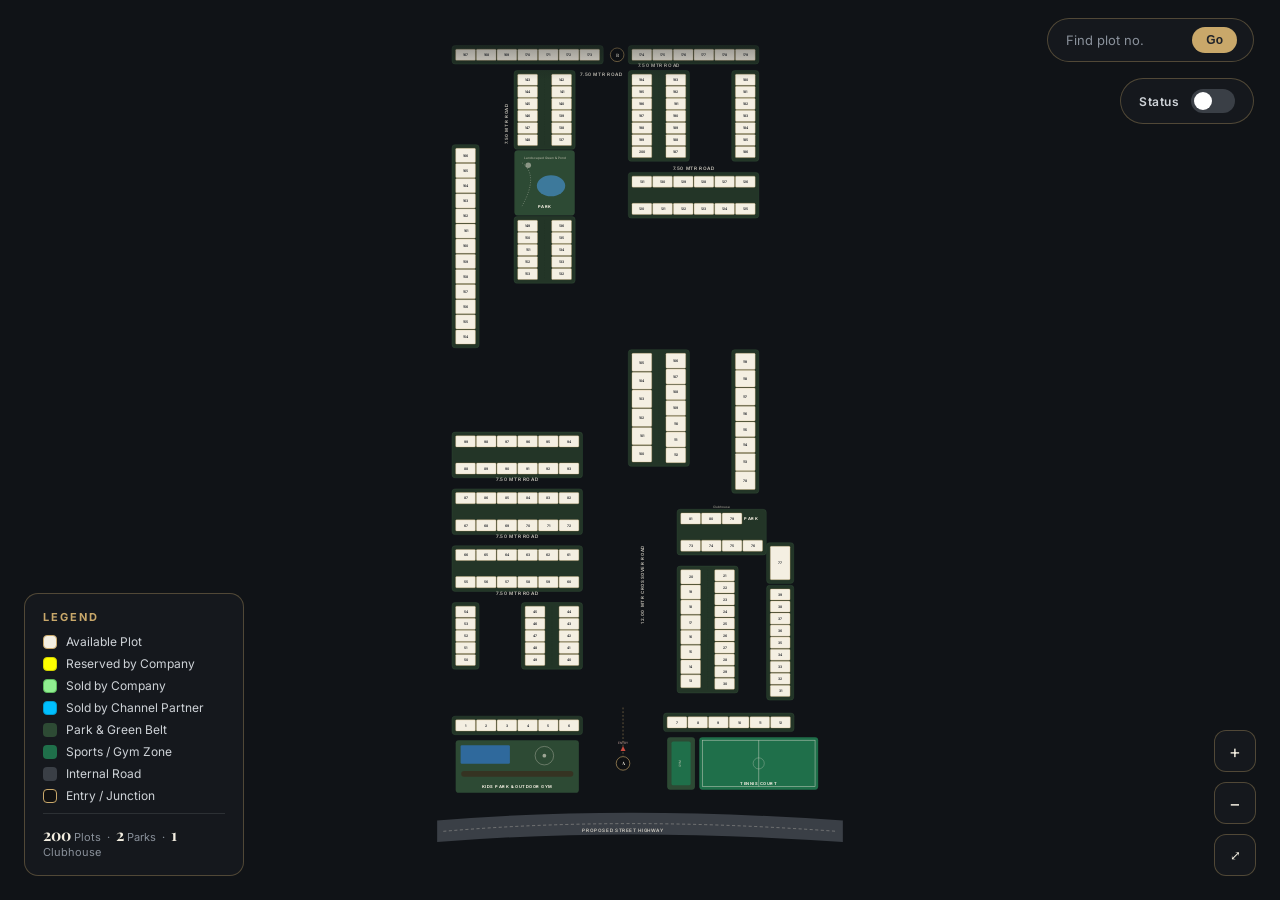
<file: index.html>
<!DOCTYPE html>
<html lang="en">
<head>
<meta charset="UTF-8">
<title>Master Layout Plan</title>
<meta name="viewport" content="width=device-width, initial-scale=1.0">
<link rel="stylesheet" href="styles.css">
</head>
<body>
<div id="app">
  <header>
    <div class="brand">
      <!-- <h1>Serene Meadows</h1> -->
      <!-- <div class="sub">Master Layout Plan · 200 Plots</div> -->
    </div>
    <div id="searchWrap">
      <input id="plotSearch" type="text" placeholder="Find plot no." />
      <button onclick="findPlot()">Go</button>
    </div>
    <div id="statusToggle" onclick="toggleStatus()">
      <span class="label">Status</span>
      <div class="toggle-switch" id="toggleSwitch">
        <div class="toggle-slider"></div>
      </div>
      <span id="statusStats">
        <span class="reserved-count" id="reservedCount">0</span> Reserved · 
        <span class="sold-company-count" id="soldCompanyCount">0</span> Sold (Co.) · 
        <span class="sold-partner-count" id="soldPartnerCount">0</span> Sold (CP) · 
        <span class="available-count" id="availableCount">0</span> Available
      </span>
    </div>
  </header>
  <!-- <div id="hint">Drag to pan · Scroll / pinch to zoom</div> -->
  <div id="searchMsg">Plot not found</div>

  <div id="viewport">
    <svg id="canvas" xmlns="http://www.w3.org/2000/svg">
      <g id="world"></g>
    </svg>
  </div>

  <div id="legend">
    <h3>Legend</h3>
    <div class="leg-row"><span class="swatch" style="background:var(--cream);border:1px solid var(--cream-line);"></span>Available Plot</div>
    <div class="leg-row"><span class="swatch" style="background:#ffff00;border:1px solid #d4d400;"></span>Reserved by Company</div>
    <div class="leg-row"><span class="swatch" style="background:#90ee90;border:1px solid #5cb85c;"></span>Sold by Company</div>
    <div class="leg-row"><span class="swatch" style="background:#00bfff;border:1px solid #0099cc;"></span>Sold by Channel Partner</div>
    <div class="leg-row"><span class="swatch" style="background:var(--green);"></span>Park &amp; Green Belt</div>
    <div class="leg-row"><span class="swatch" style="background:#1f6f4a;"></span>Sports / Gym Zone</div>
    <div class="leg-row"><span class="swatch" style="background:var(--road);"></span>Internal Road</div>
    <div class="leg-row"><span class="swatch" style="background:#111;border:1px solid var(--gold);"></span>Entry / Junction</div>
    <div class="stat"><b>200</b> Plots &nbsp;·&nbsp; <b>2</b> Parks &nbsp;·&nbsp; <b>1</b> Clubhouse</div>
  </div>

  <div id="controls">
    <div class="ctrl-btn" onclick="zoomBy(1.25)">+</div>
    <div class="ctrl-btn" onclick="zoomBy(0.8)">−</div>
    <div class="ctrl-btn" onclick="fitToScreen()" style="font-size:13px;">⤢</div>
  </div>

  <div id="tooltip">
    <div class="plot-title"></div>
    <div class="plot-detail"><span class="label">Width:</span><span class="value" id="tt-width"></span></div>
    <div class="plot-detail"><span class="label">Depth:</span><span class="value" id="tt-depth"></span></div>
    <div class="plot-detail"><span class="label">Area (Marla):</span><span class="value" id="tt-marla"></span></div>
    <div class="plot-detail"><span class="label">Area (Sq.Yd):</span><span class="value" id="tt-sqyd"></span></div>
    <div class="plot-tags"></div>
  </div>
</div>

<script src="script.js"></script>
</body>
</html>
</file>
<file: styles.css>
@import url('https://fonts.googleapis.com/css2?family=Playfair+Display:wght@600;700&family=Inter:wght@400;500;600;700&display=swap');

:root{
  --bg:#101317;
  --panel:#171b20cc;
  --panel-solid:#171b20;
  --gold:#c9a86a;
  --gold-soft:#c9a86a55;
  --road:#3a3f46;
  --road-dark:#2b2f35;
  --cream:#f4efe2;
  --cream-line:#c9a86a;
  --ink:#20242a;
  --hedge:#233527;
  --hedge-line:#3a5940;
  --green:#2d4a34;
  --pond:#3f7ea6;
  --text-soft:#cfd3d8;
  --text-mute:#8a919b;
}
*{box-sizing:border-box;}
html,body{margin:0;padding:0;height:100%;background:var(--bg);font-family:'Inter',sans-serif;overflow:hidden;}

#app{position:relative;width:100vw;height:100vh;}

header{
  position:absolute;top:0;left:0;right:0;z-index:20;
  display:flex;align-items:center;justify-content:space-between;
  padding:18px 26px;
  background:linear-gradient(180deg,rgba(16,19,23,0.95),rgba(16,19,23,0));
  pointer-events:none;
}
@media (max-width: 768px) {
  header{padding:12px 16px;flex-wrap:wrap;gap:6px;}
}
header .brand{pointer-events:auto;}
header h1{
  font-family:'Playfair Display',serif;
  color:var(--cream);font-size:22px;font-weight:700;margin:0;letter-spacing:.5px;
}
@media (max-width: 768px) {
  header h1{font-size:18px;}
}
header .sub{color:var(--gold);font-size:11px;letter-spacing:3px;text-transform:uppercase;margin-top:3px;}
@media (max-width: 768px) {
  header .sub{font-size:9px;letter-spacing:2px;}
}

#searchWrap{pointer-events:auto;display:flex;align-items:center;gap:8px;background:var(--panel);
  border:1px solid var(--gold-soft);border-radius:30px;padding:8px 16px;backdrop-filter:blur(8px);}
@media (max-width: 768px) {
  #searchWrap{padding:5px 10px;width:auto;margin-top:0;order:2;flex:0 1 auto;}
}
#searchWrap input{background:transparent;border:none;outline:none;color:var(--cream);font-size:13px;width:120px;font-family:'Inter',sans-serif;}
@media (max-width: 768px) {
  #searchWrap input{font-size:12px;flex:1;width:80px;}
}
#searchWrap input::placeholder{color:var(--text-mute);}
#searchWrap button{background:var(--gold);border:none;color:#20242a;font-weight:600;font-size:12px;
  padding:6px 14px;border-radius:20px;cursor:pointer;}
@media (max-width: 768px) {
  #searchWrap button{padding:6px 12px;font-size:12px;}
}
#searchMsg{position:absolute;top:78px;right:26px;z-index:20;color:#e88;font-size:12px;background:var(--panel);
  padding:6px 12px;border-radius:8px;display:none;border:1px solid #a44;}
@media (max-width: 768px) {
  #searchMsg{top:auto;bottom:70px;right:16px;left:16px;text-align:center;}
}

#viewport{position:absolute;inset:0;cursor:grab;touch-action:none;}
#viewport.grabbing{cursor:grabbing;}
svg{display:block;}

.plot{fill:var(--cream);stroke:var(--cream-line);stroke-width:1;transition:fill .15s;}
.plot:hover{fill:#fff8e8;}
.plot.highlight{fill:#ffd77a;stroke:#7a5b1e;stroke-width:2;}
.plot.reserved{fill:#ffff00;stroke:#d4d400;stroke-width:1.5;}
.plot.sold-company{fill:#90ee90;stroke:#5cb85c;stroke-width:1.5;}
.plot.sold-partner{fill:#00bfff;stroke:#0099cc;stroke-width:1.5;}
.plot.available{fill:var(--cream);stroke:var(--cream-line);stroke-width:1;}
.plot-num{fill:var(--ink);font-size:11px;font-family:'Inter',sans-serif;font-weight:600;text-anchor:middle;pointer-events:none;}
.hedge{fill:var(--hedge);stroke:var(--hedge-line);stroke-width:1;}
.road-label{fill:#e7e2d6;font-size:15px;letter-spacing:2px;font-family:'Inter',sans-serif;font-weight:600;text-anchor:middle;opacity:.85;}
.road-label-v{fill:#e7e2d6;font-size:14px;letter-spacing:2px;font-family:'Inter',sans-serif;font-weight:600;opacity:.85;}
.amenity-label{fill:var(--cream);font-size:13px;font-weight:700;font-family:'Inter',sans-serif;letter-spacing:1.5px;text-anchor:middle;}
.amenity-sub{fill:#d9d3c2;font-size:10px;font-family:'Inter',sans-serif;text-anchor:middle;opacity:.85;}
.node-label{fill:var(--cream);font-size:15px;font-weight:700;font-family:'Playfair Display',serif;text-anchor:middle;}

#controls{position:absolute;bottom:24px;right:24px;z-index:20;display:flex;flex-direction:column;gap:10px;}
@media (max-width: 768px) {
  #controls{bottom:80px;right:16px;gap:8px;}
}
.ctrl-btn{width:42px;height:42px;border-radius:12px;border:1px solid var(--gold-soft);
  background:var(--panel);color:var(--cream);font-size:18px;display:flex;align-items:center;justify-content:center;
  cursor:pointer;backdrop-filter:blur(8px);user-select:none;}
@media (max-width: 768px) {
  .ctrl-btn{width:48px;height:48px;font-size:20px;border-radius:14px;}
}
.ctrl-btn:active{background:var(--gold);color:#20242a;}

#legend{position:absolute;bottom:24px;left:24px;z-index:20;background:var(--panel);border:1px solid var(--gold-soft);
  border-radius:14px;padding:16px 18px;backdrop-filter:blur(8px);max-width:220px;}
@media (max-width: 768px) {
  #legend{display:none;}
}
#legend h3{margin:0 0 10px;color:var(--gold);font-size:11px;letter-spacing:2px;text-transform:uppercase;font-family:'Inter',sans-serif;}
@media (max-width: 768px) {
  #legend h3{font-size:8px;margin:0 0 5px;letter-spacing:1px;}
}
.leg-row{display:flex;align-items:center;gap:9px;margin-bottom:7px;font-size:12px;color:var(--text-soft);}
@media (max-width: 768px) {
  .leg-row{gap:4px;margin-bottom:3px;font-size:8px;}
}
.swatch{width:14px;height:14px;border-radius:4px;flex-shrink:0;}
@media (max-width: 768px) {
  .swatch{width:8px;height:8px;border-radius:2px;}
}
#legend .stat{margin-top:10px;padding-top:10px;border-top:1px solid #ffffff1a;color:var(--text-mute);font-size:11px;}
@media (max-width: 768px) {
  #legend .stat{margin-top:5px;padding-top:5px;font-size:7px;}
}
#legend .stat b{color:var(--cream);font-size:16px;font-family:'Playfair Display',serif;}
@media (max-width: 768px) {
  #legend .stat b{font-size:10px;}
}

#statusToggle{position:absolute;top:78px;right:26px;z-index:20;background:var(--panel);border:1px solid var(--gold-soft);
  border-radius:30px;padding:10px 18px;backdrop-filter:blur(8px);display:flex;align-items:center;gap:12px;
  font-size:12px;color:var(--text-soft);cursor:pointer;user-select:none;pointer-events:auto;}
@media (max-width: 768px) {
  #statusToggle{position:relative;top:auto;right:auto;left:auto;padding:5px 8px;gap:5px;
    border-radius:18px;font-size:9px;flex-wrap:nowrap;max-width:none;white-space:nowrap;
    justify-content:center;background:transparent;border:none;backdrop-filter:none;
    order:3;margin-left:6px;pointer-events:auto;}
}
#statusToggle:hover{border-color:var(--gold);}
#statusToggle .label{font-weight:600;letter-spacing:.5px;}
@media (max-width: 768px) {
  #statusToggle .label{font-size:9px;letter-spacing:.3px;}
}
.toggle-switch{position:relative;width:44px;height:24px;background:#3a3f46;border-radius:12px;transition:background .3s;}
@media (max-width: 768px) {
  .toggle-switch{width:32px;height:18px;border-radius:9px;}
}
.toggle-switch.active{background:var(--gold);}
.toggle-slider{position:absolute;top:3px;left:3px;width:18px;height:18px;background:#fff;border-radius:50%;
  transition:transform .3s;}
@media (max-width: 768px) {
  .toggle-slider{width:12px;height:12px;top:3px;left:3px;}
  .toggle-switch.active .toggle-slider{transform:translateX(14px);}
}
.toggle-switch.active .toggle-slider{transform:translateX(20px);}
#statusStats{margin-left:8px;font-size:11px;color:var(--text-mute);display:none;}
@media (max-width: 768px) {
  #statusStats{margin-left:4px;font-size:8px;width:auto;text-align:left;margin-top:0;}
}
#statusStats.show{display:inline;}
#statusStats .reserved-count{color:#ffff00;font-weight:700;}
#statusStats .sold-company-count{color:#90ee90;font-weight:700;}
#statusStats .sold-partner-count{color:#00bfff;font-weight:700;}
#statusStats .available-count{color:var(--cream);font-weight:700;}

#hint{position:absolute;top:78px;left:26px;z-index:15;color:var(--text-mute);font-size:11px;letter-spacing:.5px;pointer-events:none;}
@media (max-width: 768px) {
  #hint{display:none;}
}

#tooltip{position:absolute;z-index:30;background:var(--panel-solid);border:1px solid var(--gold);
  border-radius:10px;padding:14px 18px;backdrop-filter:blur(10px);pointer-events:none;
  display:none;box-shadow:0 8px 24px rgba(0,0,0,0.5);min-width:200px;}
@media (max-width: 768px) {
  #tooltip{padding:12px 16px;min-width:280px;max-width:calc(100vw - 32px);font-size:13px;}
}
#tooltip.show{display:block;}
#tooltip .plot-title{color:var(--gold);font-size:15px;font-weight:700;margin-bottom:8px;
  font-family:'Playfair Display',serif;}
@media (max-width: 768px) {
  #tooltip .plot-title{font-size:16px;margin-bottom:10px;}
}
#tooltip .plot-detail{color:var(--text-soft);font-size:12px;margin:4px 0;display:flex;
  justify-content:space-between;gap:16px;}
@media (max-width: 768px) {
  #tooltip .plot-detail{font-size:13px;margin:6px 0;gap:12px;}
}
#tooltip .plot-detail .label{color:var(--text-mute);}
#tooltip .plot-detail .value{font-weight:600;color:var(--cream);}
#tooltip .plot-tags{margin-top:8px;display:flex;gap:6px;flex-wrap:wrap;}
@media (max-width: 768px) {
  #tooltip .plot-tags{margin-top:10px;gap:8px;}
}
#tooltip .tag{background:var(--gold-soft);color:var(--gold);font-size:10px;padding:3px 8px;
  border-radius:4px;font-weight:600;letter-spacing:.5px;}
@media (max-width: 768px) {
  #tooltip .tag{font-size:11px;padding:4px 10px;}
}
#tooltip .tag.status-reserved{background:#ffff0030;color:#d4d400;border:1px solid #d4d400;}
#tooltip .tag.status-sold-company{background:#90ee9030;color:#5cb85c;border:1px solid #5cb85c;}
#tooltip .tag.status-sold-partner{background:#00bfff30;color:#0099cc;border:1px solid #0099cc;}
#tooltip .tag.status-available{background:#f4efe230;color:var(--cream-line);border:1px solid var(--cream-line);}
</file>
